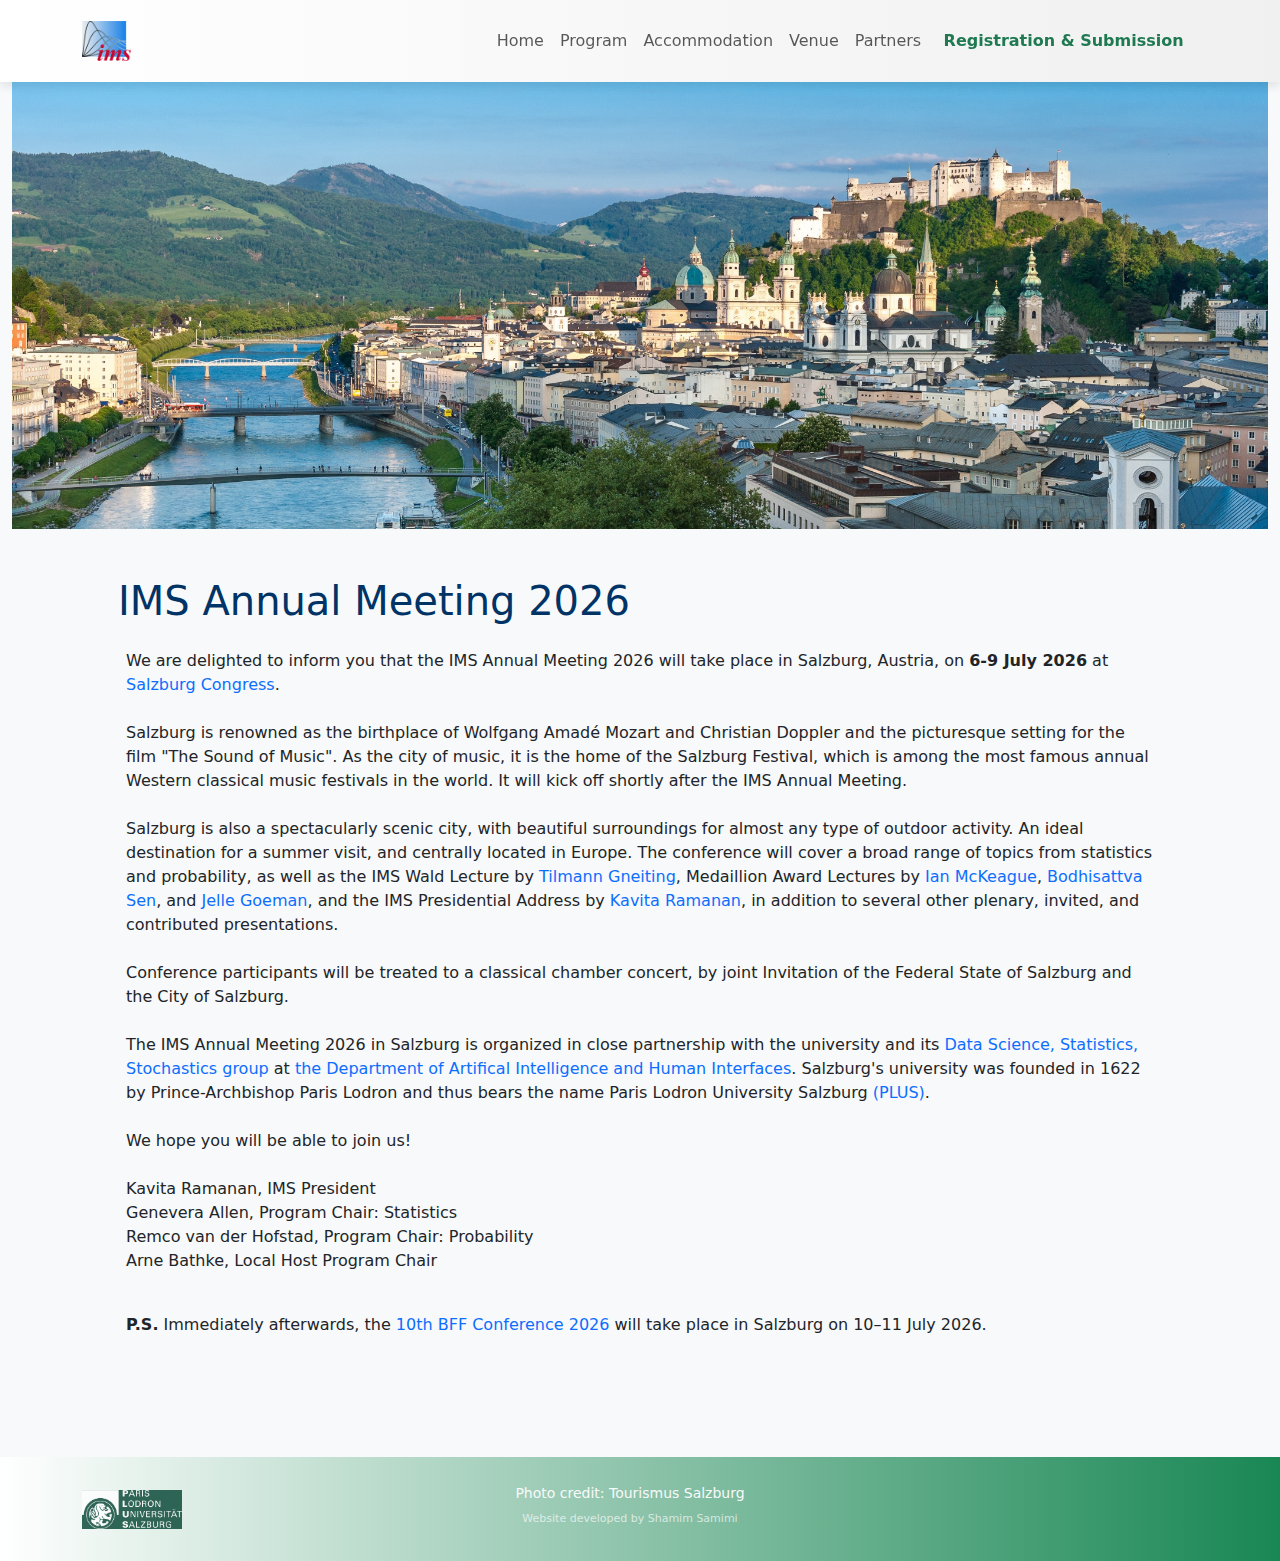
<file: index.html>
<!DOCTYPE html>
<html lang="en">
<head>
    <meta charset="UTF-8">
    <meta name="viewport" content="width=device-width, initial-scale=1.0">
    <title>Document</title>
    <link href="css/bootstrap.min.css" rel="stylesheet">
    <link href="css/style.css" rel="stylesheet">
    
</head>
<body>
<nav class="navbar navbar-expand-lg bg-light py-3 fixed-top">
  <div class="container">
    <a class="navbar-brand" href="https://imstat.org/" target="_blank" rel="noopener">
      <img src="images/ims-logo.png" style="height: 40px;" alt="IMS">
    </a>

    <button class="navbar-toggler" type="button" data-bs-toggle="collapse" data-bs-target="#navmenu"
      aria-controls="navmenu" aria-expanded="false" aria-label="Toggle navigation">
      <span class="navbar-toggler-icon"></span>
    </button>

    <div class="collapse navbar-collapse" id="navmenu">
      <ul class="navbar-nav ms-auto align-items-lg-center">
        <li class="nav-item">
          <a href="index.html" class="nav-link">Home</a>
        </li>

        <li class="nav-item">
          <a href="program.html" class="nav-link">Program</a>
        </li>

        <li class="nav-item">
          <a href="accommodation.html" class="nav-link">Accommodation</a>
        </li>

        <li class="nav-item">
          <a href="venue.html" class="nav-link">Venue</a>
        </li>

        <li class="nav-item">
          <a href="partners.html" class="nav-link">Partners</a>
        </li>

        <!-- ✅ Dropdown as a real nav item -->
        <li class="nav-item dropdown">
          <a class="nav-link dropdown-toggle nav-cta-dd"
             href="#"
             role="button"
             data-bs-toggle="dropdown"
             data-bs-display="static"
             aria-expanded="false">
            Registration &amp; Submission
          </a>

          <ul class="dropdown-menu dropdown-menu-end">
            <li>
              <a class="dropdown-item"
                 href="https://imstat.org/shop/2026-ims-annual-meeting/"
                 target="_blank" rel="noopener">
                Registration
              </a>
            </li>

            <li>
              <a class="dropdown-item"
                 href="#"
                 onclick="event.preventDefault(); showInvitedInfo();">
                Invited talk submission
              </a>
            </li>

            <li>
              <a class="dropdown-item"
                 href="https://imstat.org/2026-ims-annual-meeting/contributed-talk-submission/"
                 target="_blank" rel="noopener">
                Contributed talk submission
              </a>
            </li>
          </ul>
        </li>

      </ul>
    </div>
  </div>
</nav>


    
    <section class="bg-light">
        <div class="container-fluid">
            <div class="d-sm-flex">
                <img class="img-fluid" src="images/Salzach_Festung_bruecken (2).jpg" alt="Festung_Salzach1">
            </div>
        </div>
        <div class="container p-5">
            <h1 class="display-6">IMS Annual Meeting 2026</h1>
            <div class="container mt-3 p-2">
                <p class="fs-6">We are delighted to inform you that the IMS Annual Meeting 2026 will take place in Salzburg, Austria, on <strong>6-9 July 2026</strong> at <a class="text-decoration-none" href="https://www.salzburgcongress.at/en" target="_blank">Salzburg Congress</a>.<br><br>Salzburg is renowned as the birthplace of Wolfgang Amadé Mozart and Christian Doppler and the picturesque setting for the film "The Sound of Music". As the city of music, it is the home of the Salzburg Festival, which is among the most famous annual Western classical music festivals in the world. It will kick off shortly after the IMS Annual Meeting.<br><br>

                Salzburg is also a spectacularly scenic city, with beautiful surroundings for almost any type of outdoor activity. An ideal destination for a summer visit, and centrally located in Europe.

                The conference will cover a broad range of topics from statistics and probability, as well as the IMS Wald Lecture by <a href="https://www.h-its.org/people/prof-dr-tilmann-gneiting/" style="text-decoration: none;">Tilmann Gneiting</a>, Medaillion Award Lectures by <a href="https://www.publichealth.columbia.edu/profile/ian-mckeague-phd" style="text-decoration: none;">Ian McKeague</a>, <a href="https://sites.stat.columbia.edu/bodhi/Bodhi/Welcome.html" style="text-decoration: none;">Bodhisattva Sen</a>, and <a href="https://www.universiteitleiden.nl/en/staffmembers/jelle-goeman#tab-1" style="text-decoration: none;">Jelle Goeman</a>, and the IMS Presidential Address by <a href="https://vivo.brown.edu/display/kramanan" style="text-decoration: none;">Kavita Ramanan</a>, in addition to several other plenary, invited, and contributed presentations.<br><br>
                

                Conference participants will be treated to a classical chamber concert, by joint Invitation of the Federal State of Salzburg and the City of Salzburg.<br><br>

                
                The IMS Annual Meeting 2026 in Salzburg is organized in close partnership with the university and its <a href="https://www.plus.ac.at/aihi/der-fachbereich/departments/dsss/?lang=en" class="text-decoration-none" target="_blank">Data Science, Statistics, Stochastics group</a> at <a href="https://www.plus.ac.at/aihi/der-fachbereich/departments/?lang=en" class="text-decoration-none" target="_blank">the Department of Artifical Intelligence and Human Interfaces</a>. Salzburg's university was founded in 1622 by Prince-Archbishop Paris Lodron and thus bears the name Paris Lodron University Salzburg <a href="https://www.plus.ac.at/?lang=en" class="text-decoration-none" target="_blank">(PLUS)</a>.<br><br>
                We hope you will be able to join us!<br><br>

                Kavita Ramanan, IMS President<br>
                Genevera Allen, Program Chair: Statistics<br>
                Remco van der Hofstad, Program Chair: Probability<br>
                Arne Bathke, Local Host Program Chair<br>
                </p><br>
                <p><strong>P.S.</strong> Immediately afterwards, the <a href="https://bffconference.github.io/bff-salzburg-2026/" target="_blank" style="text-decoration: none;">10th BFF Conference 2026</a> will take place in Salzburg on 10–11 July 2026.</p><br><br>
            </div>
        </div>
        
    </section>


      
        <!-- فوتر -->
        <section id="footer" class="bg-primary text-light">
  <div class="container">

    <div class="d-flex flex-column flex-md-row align-items-center justify-content-between py-4">
      
      <!-- لوگو سمت چپ -->
      <div class="order-1 order-md-1 mb-3 mb-md-0">
        <a href="https://www.plus.ac.at/?lang=en" target="_blank">
          <img src="images/uni-sbg-logo-white.jpg"
               alt="University Logo"
               class="footer-logo img-fluid"
               style="height: 40px;">
        </a>
      </div>

      <!-- متن وسط -->
      <div class="order-2 order-md-2 text-center mx-auto">
        <small>
          <a href="https://www.salzburg.info/en/b2b/galleryhistorical-old-city-of-salzburg_image-280676"
             class="text-decoration-none text-light" target="_blank">
            Photo credit: Tourismus Salzburg
          </a>
        </small>
        <div class="text-center pb-2">
  <small style="font-size:11px; opacity:0.7;">
    Website developed by Shamim Samimi
  </small>
</div>
      </div>

      <div class="order-3 d-none d-md-block" style="width: 120px;"></div>

    </div>

  </div>
</section>
      
    
    <script src="https://cdn.jsdelivr.net/npm/bootstrap@5.3.3/dist/js/bootstrap.bundle.min.js" integrity="sha384-YvpcrYf0tY3lHB60NNkmXc5s9fDVZLESaAA55NDzOxhy9GkcIdslK1eN7N6jIeHz" crossorigin="anonymous"></script>
    <script>
  function showInvitedInfo() {
    alert('Invited speakers will receive the submission information by email.');
  }
</script>
</body>

</body>
</html>
</file>
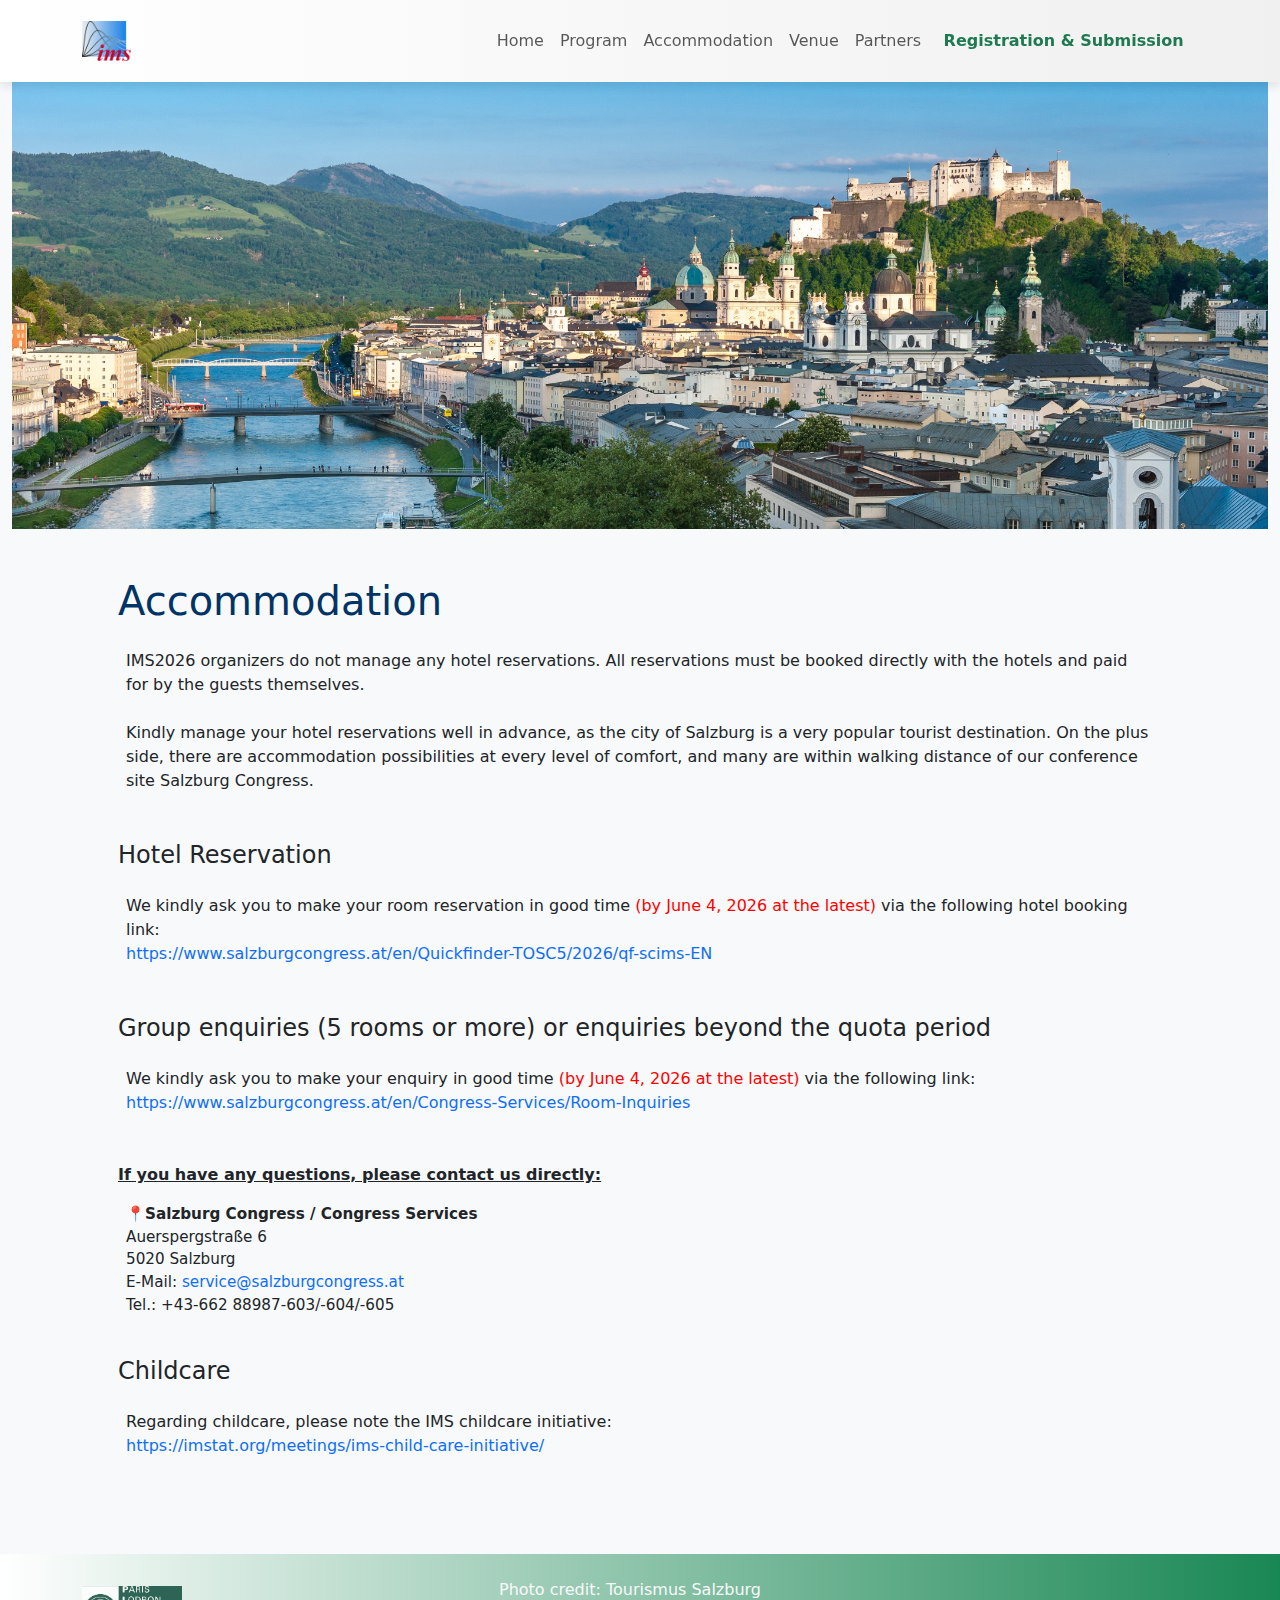
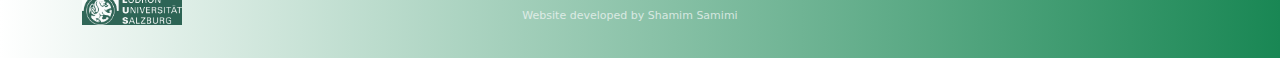
<file: accommodation.html>
<!DOCTYPE html>
<html lang="en">
<head>
    <meta charset="UTF-8">
    <meta name="viewport" content="width=device-width, initial-scale=1.0">
    <title>Document</title>
    <link href="css/bootstrap.min.css" rel="stylesheet">
    <link href="css/style.css" rel="stylesheet">
</head>
<body>
<nav class="navbar navbar-expand-lg bg-light py-3 fixed-top">
  <div class="container">
    <a class="navbar-brand" href="https://imstat.org/" target="_blank" rel="noopener">
      <img src="images/ims-logo.png" style="height: 40px;" alt="IMS">
    </a>

    <button class="navbar-toggler" type="button" data-bs-toggle="collapse" data-bs-target="#navmenu"
      aria-controls="navmenu" aria-expanded="false" aria-label="Toggle navigation">
      <span class="navbar-toggler-icon"></span>
    </button>

    <div class="collapse navbar-collapse" id="navmenu">
      <ul class="navbar-nav ms-auto align-items-lg-center">
        <li class="nav-item">
          <a href="index.html" class="nav-link">Home</a>
        </li>

        <li class="nav-item">
          <a href="program.html" class="nav-link">Program</a>
        </li>

        <li class="nav-item">
          <a href="accommodation.html" class="nav-link">Accommodation</a>
        </li>

        <li class="nav-item">
          <a href="venue.html" class="nav-link">Venue</a>
        </li>

        <li class="nav-item">
          <a href="partners.html" class="nav-link">Partners</a>
        </li>

        <!-- ✅ Dropdown as a real nav item -->
        <li class="nav-item dropdown">
          <a class="nav-link dropdown-toggle nav-cta-dd"
             href="#"
             role="button"
             data-bs-toggle="dropdown"
             data-bs-display="static"
             aria-expanded="false">
            Registration &amp; Submission
          </a>

          <ul class="dropdown-menu dropdown-menu-end">
            <li>
              <a class="dropdown-item"
                 href="https://imstat.org/shop/2026-ims-annual-meeting/"
                 target="_blank" rel="noopener">
                Registration
              </a>
            </li>

            <li>
              <a class="dropdown-item"
                 href="#"
                 onclick="event.preventDefault(); showInvitedInfo();">
                Invited talk submission
              </a>
            </li>

            <li>
              <a class="dropdown-item"
                 href="https://imstat.org/2026-ims-annual-meeting/contributed-talk-submission/"
                 target="_blank" rel="noopener">
                Contributed talk submission
              </a>
            </li>
          </ul>
        </li>

      </ul>
    </div>
  </div>
</nav>

    
    <section class="bg-light">
        <div class="container-fluid">
            <div class="d-sm-flex">
                <img class="img-fluid" src="images/Salzach_Festung_bruecken (2).jpg" alt="Festung_Salzach1">
            </div>
        </div>
        <div class="container p-5">
            <h1 class="display-6">Accommodation</h1>
            <div class="container mt-3 p-2">
                <p class="fs-6">
                IMS2026 organizers do not manage any hotel reservations. All reservations must be booked directly with the hotels and paid for by the guests themselves.<br><br>

                Kindly manage your hotel reservations well in advance, as the city of Salzburg is a very popular tourist destination. On the plus side, there are accommodation possibilities at every level of comfort, and many are within walking distance of our conference site Salzburg Congress.</p><br>
                

            </div>
            <h2 class="mb-3" style=" font-size: 1.5rem;">Hotel Reservation</h2>
            <div class="container mt-3 p-2">
                <p class="fs-6">
                We kindly ask you to make your room reservation in good time <span style="color: red;">(by June 4, 2026 at the latest)</span> via the following hotel booking link:<br>
                <a href="https://www.salzburgcongress.at/en/Quickfinder-TOSC5/2026/qf-scims_en" target="_blank" class="text-decoration-none">https://www.salzburgcongress.at/en/Quickfinder-TOSC5/2026/qf-scims-EN</a><br><br>
                

            </div>
            <h2 class="mb-3" style=" font-size: 1.5rem;">Group enquiries (5 rooms or more) or enquiries beyond the quota period</h2>
            <div class="container mt-3 p-2">
                <p class="fs-6">
                We kindly ask you to make your enquiry in good time <span style="color: red;">(by June 4, 2026 at the latest)</span> via the following link:<br>
                <a href="https://www.salzburgcongress.at/en/Congress-Services/Room-Inquiries" target="_blank" class="text-decoration-none">https://www.salzburgcongress.at/en/Congress-Services/Room-Inquiries</a><br><br>
                

            </div>
            <p class="fs-6" style="text-decoration: underline;"><b>If you have any questions, please contact us directly:</b></p>
            <div class="ps-2" style=" font-size: 0.95rem;">
                <p class="mb-3">📍<b>Salzburg Congress / Congress Services</b>
                    <br>
                    Auerspergstraße 6<br>
                    5020 Salzburg<br>
                    E-Mail: <a href="https://mail.google.com/mail/?view=cm&to=service@salzburgcongress.at" target="_blank" style="text-decoration: none;">
                    service@salzburgcongress.at
                    </a><br>

                    Tel.: +43-662 88987-603/-604/-605<br>
                
        
                </p>

            </div><br>
            <h2 class="mb-3" style=" font-size: 1.5rem;">Childcare</h2>
            <div class="container mt-3 p-2">
                <p class="fs-6">
                Regarding childcare, please note the IMS childcare initiative:<br>
                <a href="https://imstat.org/meetings/ims-child-care-initiative/" target="_blank" class="text-decoration-none">https://imstat.org/meetings/ims-child-care-initiative/</a><br><br>
                

            </div>
        
    </section>

    <section id="footer" class="bg-primary text-light">
        <div class="container">
          <div class="d-flex flex-column flex-md-row align-items-center justify-content-between py-4">
            
            <!-- لوگو سمت چپ -->
            <div class="order-1 order-md-1 mb-3 mb-md-0">
              <a href="https://www.plus.ac.at/?lang=en">
                <img src="images/uni-sbg-logo-white.jpg"
                     alt="University Logo"
                     class="footer-logo img-fluid"
                     style="height: 40px;">
              </a>
            </div>
    
            <!-- متن دقیقا وسط، با margin: auto -->
            <div class="order-2 order-md-2 text-center mx-auto">
              <!--<small>
                <a href="https://www.plus.ac.at/?lang=en" class="text-decoration-none text-light">
                  Paris Lodron University of Salzburg
                </a>
              </small>
              <br>
              <small>-->
                <a href="https://www.salzburg.info/en/b2b/galleryhistorical-old-city-of-salzburg_image-280676"
                   class="text-decoration-none text-light">
                  Photo credit: Tourismus Salzburg
                </a>
              </small>
              <div class="text-center pb-2">
  <small style="font-size:11px; opacity:0.7;">
    Website developed by Shamim Samimi
  </small>
</div>
            </div>
            
    
            <!-- فضای خالی یا المان سوم اگه خواستی -->
            <div class="order-3 d-none d-md-block" style="width: 120px;"></div>
    
          </div>
        </div>
  </section>
      
    
    <script src="https://cdn.jsdelivr.net/npm/bootstrap@5.3.3/dist/js/bootstrap.bundle.min.js" integrity="sha384-YvpcrYf0tY3lHB60NNkmXc5s9fDVZLESaAA55NDzOxhy9GkcIdslK1eN7N6jIeHz" crossorigin="anonymous"></script>
      <script>
  function showInvitedInfo() {
    alert('Invited speakers will receive the submission information by email.');
  }
</script>
</body>
</html>
</file>
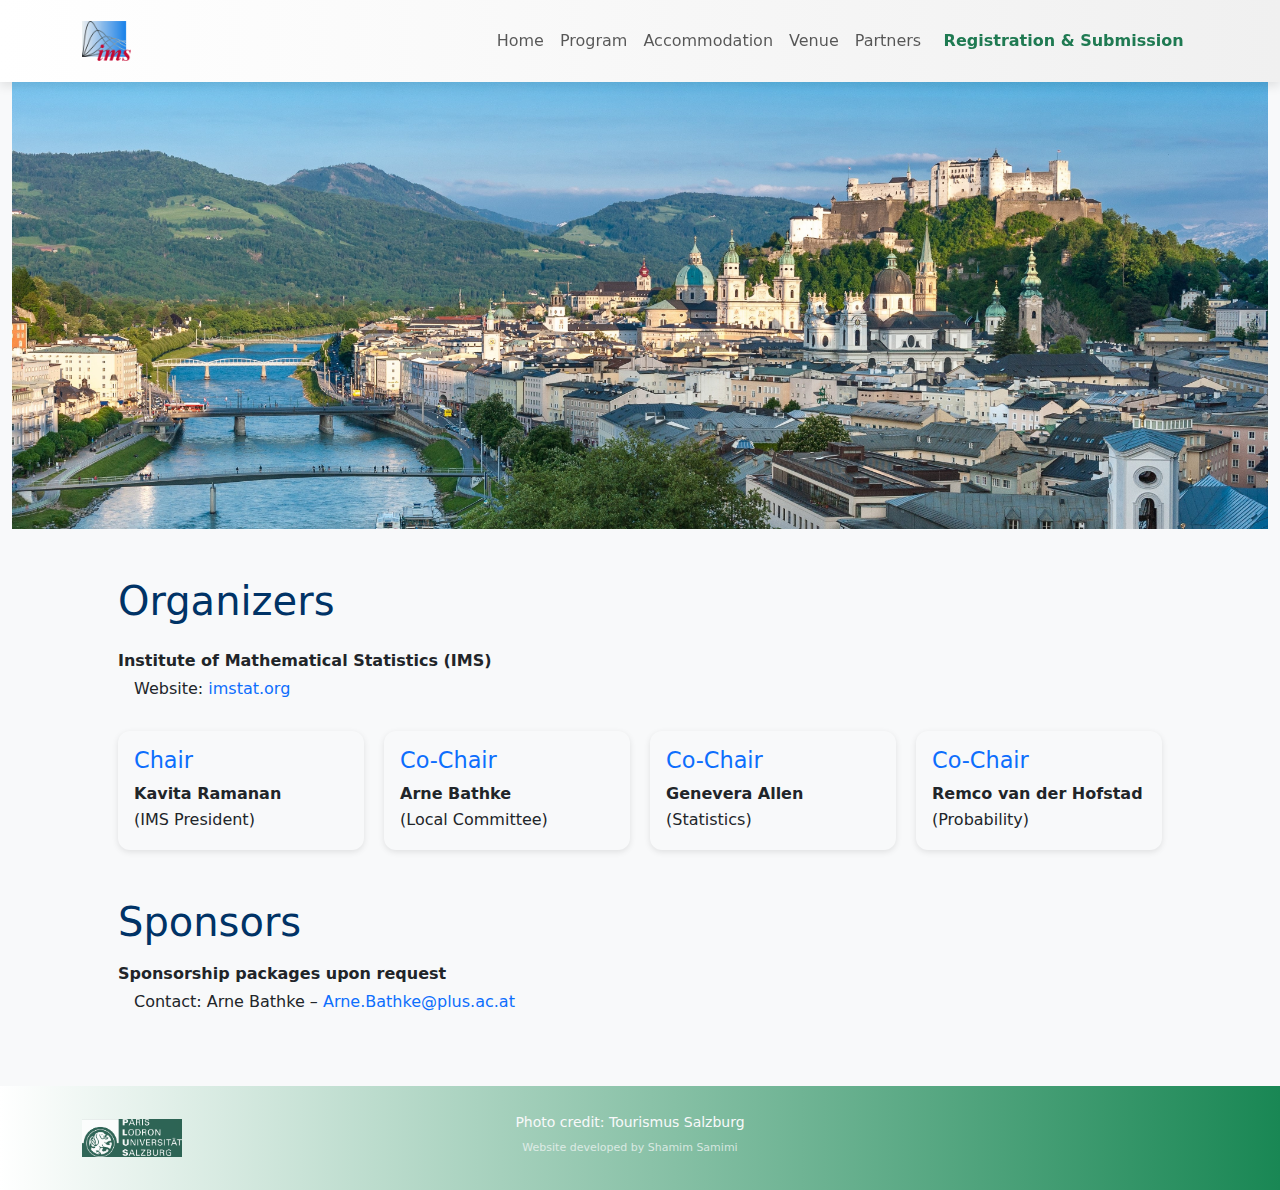
<file: partners.html>
<!DOCTYPE html>
<html lang="en">
<head>
    <meta charset="UTF-8">
    <meta name="viewport" content="width=device-width, initial-scale=1.0">
    <title>Document</title>
    <link href="css/bootstrap.min.css" rel="stylesheet">
    <link href="css/style.css" rel="stylesheet">
</head>
<body>
<nav class="navbar navbar-expand-lg bg-light py-3 fixed-top">
  <div class="container">
    <a class="navbar-brand" href="https://imstat.org/" target="_blank" rel="noopener">
      <img src="images/ims-logo.png" style="height: 40px;" alt="IMS">
    </a>

    <button class="navbar-toggler" type="button" data-bs-toggle="collapse" data-bs-target="#navmenu"
      aria-controls="navmenu" aria-expanded="false" aria-label="Toggle navigation">
      <span class="navbar-toggler-icon"></span>
    </button>

    <div class="collapse navbar-collapse" id="navmenu">
      <ul class="navbar-nav ms-auto align-items-lg-center">
        <li class="nav-item">
          <a href="index.html" class="nav-link">Home</a>
        </li>

        <li class="nav-item">
          <a href="program.html" class="nav-link">Program</a>
        </li>

        <li class="nav-item">
          <a href="accommodation.html" class="nav-link">Accommodation</a>
        </li>

        <li class="nav-item">
          <a href="venue.html" class="nav-link">Venue</a>
        </li>

        <li class="nav-item">
          <a href="partners.html" class="nav-link">Partners</a>
        </li>

        <!-- ✅ Dropdown as a real nav item -->
        <li class="nav-item dropdown">
          <a class="nav-link dropdown-toggle nav-cta-dd"
             href="#"
             role="button"
             data-bs-toggle="dropdown"
             data-bs-display="static"
             aria-expanded="false">
            Registration &amp; Submission
          </a>

          <ul class="dropdown-menu dropdown-menu-end">
            <li>
              <a class="dropdown-item"
                 href="https://imstat.org/shop/2026-ims-annual-meeting/"
                 target="_blank" rel="noopener">
                Registration
              </a>
            </li>

            <li>
              <a class="dropdown-item"
                 href="#"
                 onclick="event.preventDefault(); showInvitedInfo();">
                Invited talk submission
              </a>
            </li>

            <li>
              <a class="dropdown-item"
                 href="https://imstat.org/2026-ims-annual-meeting/contributed-talk-submission/"
                 target="_blank" rel="noopener">
                Contributed talk submission
              </a>
            </li>
          </ul>
        </li>

      </ul>
    </div>
  </div>
</nav>

    
    <section class="bg-light">
        <div class="container-fluid">
            <div class="d-sm-flex">
                <img class="img-fluid" src="images/Salzach_Festung_bruecken (2).jpg" alt="Festung_Salzach1">
            </div>
        </div>
        <div class="container p-5">



            <h1 class="display-6 mb-4">Organizers</h1>

            <div class="mb-4">
                <p class="mb-1" style="font-weight: 600;">
                    Institute of Mathematical Statistics (IMS)
                </p>
                <p class="mb-3 ps-3">
                    Website: 
                    <a href="https://imstat.org/" target="_blank" class="text-decoration-none">
                    imstat.org
                    </a>
                </p>
            </div>

        
            <!--<p class="fs-6 mb-1">Institute of Mathematical Statistics (IMS)</p>
            <p class="ps-3 mb-3">Website: <a href="https://imstat.org/" target="_blank" class="text-decoration-none">imstat.org</a></p>
        
            <p class="fs-6 mb-1"><strong>Chair:</strong></p>
            <p class="ps-3 mb-3">
                Kavita Ramanan (IMS President)<br>
                Profile: <a href="https://vivo.brown.edu/display/kramanan" target="_blank" class="text-decoration-none">https://vivo.brown.edu/display/kramanan</a>
            </p>
        
            <p class="fs-6 mb-1"><strong>Co-Chairs:</strong></p>
            <p class="ps-3 mb-3">
                Arne Bathke (Local Committee)<br>
                 <a href="https://www.plus.ac.at/aihi/der-fachbereich/team/arne-bathke/?lang=en" target="_blank" class="text-decoration-none">Profile</a>
            </p>
            <p class="ps-3 mb-3">
                Genevera Allen (Statistics)<br>
                <a href="https://genevera-allen.com/" target="_blank" class="text-decoration-none">Profile</a>
            </p>
            <p class="ps-3 mb-3">
                Remco van der Hofstad (Probability)<br>
                <a href="https://rhofstad.win.tue.nl/" target="_blank" class="text-decoration-none">Profile</a>
            </p>-->

            <!-- Grid Container -->
            <div class="participants-grid">
            <!-- Chair -->
            <a href="https://vivo.brown.edu/display/kramanan" target="_blank" class="participant-card">
                <h4 class="display-6 mb-4" style="font-size: 1.4rem;">Chair</h4>
                <p><strong>Kavita Ramanan</strong></p>
                <p>(IMS President)</p>
            </a>

            <!-- Co-Chairs -->
            <a href="https://www.plus.ac.at/aihi/der-fachbereich/team/arne-bathke/?lang=en" target="_blank" class="participant-card">
                <h4 class="display-6 mb-4" style="font-size: 1.4rem;">Co-Chair</h4>
                <p><strong>Arne Bathke</strong></p>
                <p>(Local Committee)</p>
            </a>

            <a href="https://genevera-allen.com/" target="_blank" class="participant-card">
                <h4 class="display-6 mb-4" style="font-size: 1.4rem;">Co-Chair</h4>
                <p><strong>Genevera Allen</strong></p>
                <p>(Statistics)</p>
            </a>

            <a href="https://rhofstad.win.tue.nl/" target="_blank" class="participant-card">
                <h4 class="display-6 mb-4" style="font-size: 1.4rem;">Co-Chair</h4>
                <p><strong>Remco van der Hofstad</strong></p>
                <p>(Probability)</p>
            </a>
            </div>




        
            <h1 class="display-6 mt-5 mb-3">Sponsors</h1>

            <div class="mb-4">
                <p class="mb-1" style="font-weight: 600;">
                    Sponsorship packages upon request
                </p>
                <p class="mb-3 ps-3">
                    Contact: Arne Bathke – 
                    <a href="mailto:Arne.Bathke@plus.ac.at" class="text-decoration-none" >
                    Arne.Bathke@plus.ac.at
                    </a>
                </p>
            </div>

            <!--<p class="fs-6">Sponsorship packages upon request</p>
            <p class="ps-3">Contact: Andrea Baumgartner – <a href="mailto:Andrea.Baumgartner@plus.ac.at" class="text-decoration-none">Andrea.Baumgartner@plus.ac.at</a></p>-->
        </div>
        
        
        
        
        
    </section>


      
        <!-- فوتر -->
    <section id="footer" class="bg-primary text-light">
          <div class="container">
            <div class="d-flex flex-column flex-md-row align-items-center justify-content-between py-4">
              
              <!-- لوگو سمت چپ -->
              <div class="order-1 order-md-1 mb-3 mb-md-0">
                <a href="https://www.plus.ac.at/?lang=en">
                  <img src="images/uni-sbg-logo-white.jpg"
                       alt="University Logo"
                       class="footer-logo img-fluid"
                       style="height: 40px;">
                </a>
              </div>
      
              <!-- متن دقیقا وسط، با margin: auto -->
              <div class="order-2 order-md-2 text-center mx-auto">
                <!--<small>
                  <a href="https://www.plus.ac.at/?lang=en" class="text-decoration-none text-light">
                    Paris Lodron University of Salzburg
                  </a>
                </small>
                <br>-->
                <small>
                  <a href="https://www.salzburg.info/en/b2b/galleryhistorical-old-city-of-salzburg_image-280676"
                     class="text-decoration-none text-light">
                    Photo credit: Tourismus Salzburg
                  </a>
                </small>
                <div class="text-center pb-2">
  <small style="font-size:11px; opacity:0.7;">
    Website developed by Shamim Samimi
  </small>
</div>
              </div>
      
              <!-- فضای خالی یا المان سوم اگه خواستی -->
              <div class="order-3 d-none d-md-block" style="width: 120px;"></div>
      
            </div>
          </div>
    </section>
    
      
    
    <script src="https://cdn.jsdelivr.net/npm/bootstrap@5.3.3/dist/js/bootstrap.bundle.min.js" integrity="sha384-YvpcrYf0tY3lHB60NNkmXc5s9fDVZLESaAA55NDzOxhy9GkcIdslK1eN7N6jIeHz" crossorigin="anonymous"></script>
      <script>
  function showInvitedInfo() {
    alert('Invited speakers will receive the submission information by email.');
  }
</script>
</body>
</html>
</file>
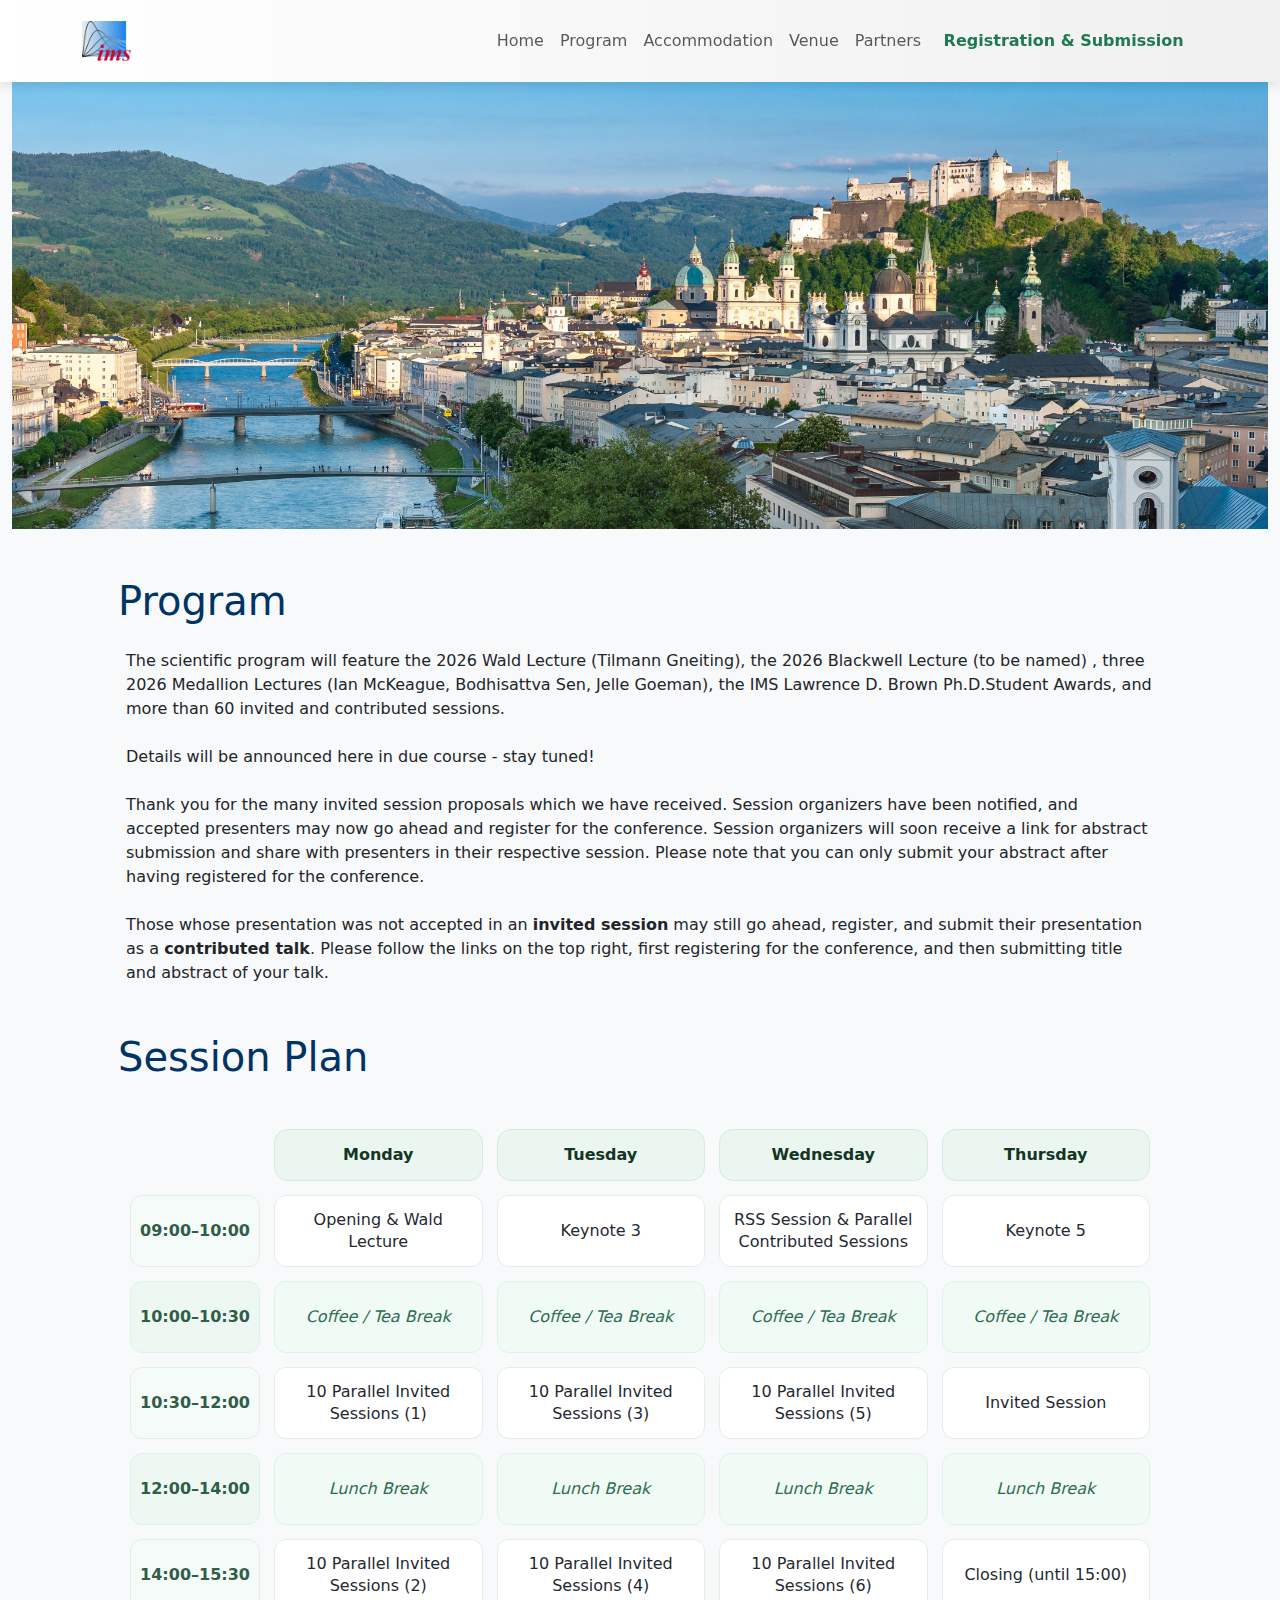
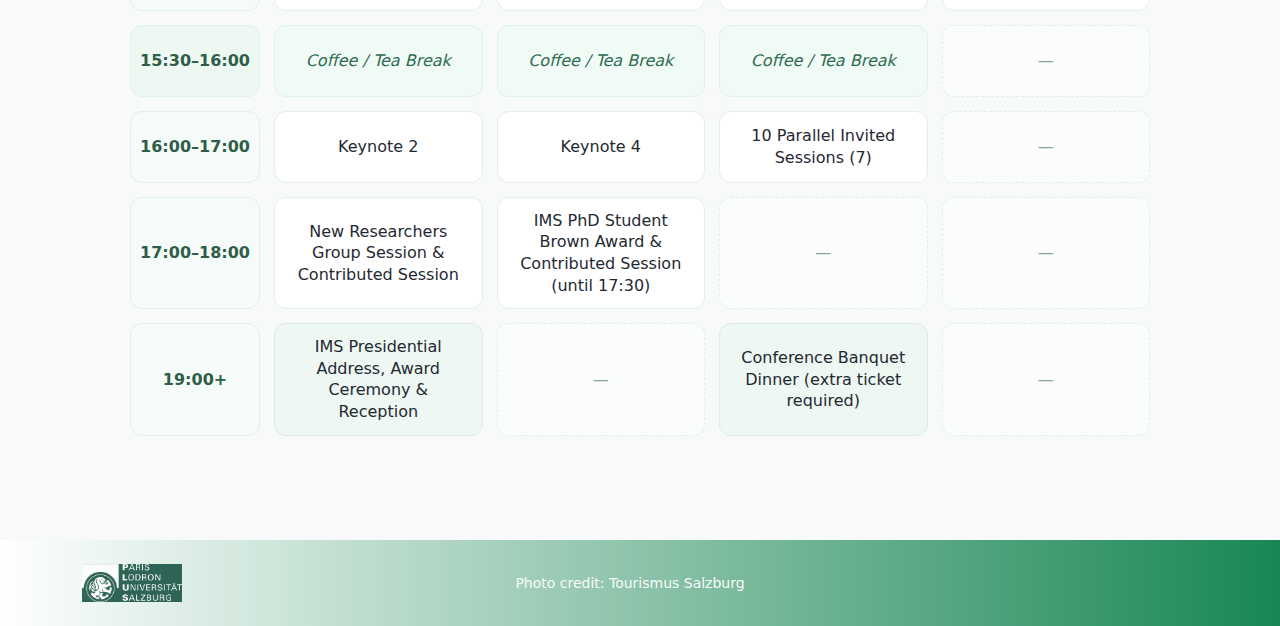
<file: program.html>
<!DOCTYPE html>
<html lang="en">
<head>
    <meta charset="UTF-8">
    <meta name="viewport" content="width=device-width, initial-scale=1.0">
    <title>Document</title>
    <link href="css/bootstrap.min.css" rel="stylesheet">
    <link href="css/style.css" rel="stylesheet">
</head>
<body>
<nav class="navbar navbar-expand-lg bg-light py-3 fixed-top">
  <div class="container">
    <a class="navbar-brand" href="https://imstat.org/" target="_blank" rel="noopener">
      <img src="images/ims-logo.png" style="height: 40px;" alt="IMS">
    </a>

    <button class="navbar-toggler" type="button" data-bs-toggle="collapse" data-bs-target="#navmenu"
      aria-controls="navmenu" aria-expanded="false" aria-label="Toggle navigation">
      <span class="navbar-toggler-icon"></span>
    </button>

    <div class="collapse navbar-collapse" id="navmenu">
      <ul class="navbar-nav ms-auto align-items-lg-center">
        <li class="nav-item">
          <a href="index.html" class="nav-link">Home</a>
        </li>

        <li class="nav-item">
          <a href="program.html" class="nav-link">Program</a>
        </li>

        <li class="nav-item">
          <a href="accommodation.html" class="nav-link">Accommodation</a>
        </li>

        <li class="nav-item">
          <a href="venue.html" class="nav-link">Venue</a>
        </li>

        <li class="nav-item">
          <a href="partners.html" class="nav-link">Partners</a>
        </li>

        <!-- ✅ Dropdown as a real nav item -->
        <li class="nav-item dropdown">
          <a class="nav-link dropdown-toggle nav-cta-dd"
             href="#"
             role="button"
             data-bs-toggle="dropdown"
             data-bs-display="static"
             aria-expanded="false">
            Registration &amp; Submission
          </a>

          <ul class="dropdown-menu dropdown-menu-end">
            <li>
              <a class="dropdown-item"
                 href="https://imstat.org/shop/2026-ims-annual-meeting/"
                 target="_blank" rel="noopener">
                Registration
              </a>
            </li>

            <li>
              <a class="dropdown-item"
                 href="#"
                 onclick="event.preventDefault(); showInvitedInfo();">
                Invited talk submission
              </a>
            </li>

            <li>
              <a class="dropdown-item"
                 href="https://imstat.org/2026-ims-annual-meeting/contributed-talk-submission/"
                 target="_blank" rel="noopener">
                Contributed talk submission
              </a>
            </li>
          </ul>
        </li>

      </ul>
    </div>
  </div>
</nav>

    
    <section class="bg-light">
      <div class="container-fluid">
          <div class="d-sm-flex">
              <img class="img-fluid" src="images/Salzach_Festung_bruecken (2).jpg" alt="Festung_Salzach1">
          </div>
      </div>
      <div class="container p-5">
          <h1 class="display-6">Program</h1>
          <div class="container mt-3 p-2">
              <p class="fs-6">The scientific program will feature the 2026 Wald Lecture (Tilmann Gneiting), the 
              2026 Blackwell Lecture (to be named) , three 2026 Medallion Lectures (Ian McKeague, Bodhisattva Sen, Jelle Goeman), the IMS Lawrence D. Brown Ph.D.Student Awards, and more than 60 invited and contributed sessions.<br><br>
              Details will be announced here in due course - stay tuned!<br><br>
              Thank you for the many invited session proposals which we have received. Session organizers have been notified, and accepted presenters may now go ahead and register for the conference. Session organizers will soon receive a link for abstract submission and share with presenters in their respective session. Please note that you can only submit your abstract after having registered for the conference.
<br><br>

              Those whose presentation was not accepted in an <b>invited session</b> may still go ahead, register, and submit their presentation as a <b>contributed talk</b>. Please follow the links on the top right, first registering for the conference, and then submitting title and abstract of your talk.<br><br>
 



              </p>
             
            
            </div>

          <h1 class="display-6">Session Plan</h1> 


<section class="container my-5">
  <div class="schedule-wrap">
    <div class="schedule-grid">

      <!-- Header row -->
      <div class="cell corner"></div>
      <div class="cell day-head">Monday</div>
      <div class="cell day-head">Tuesday</div>
      <div class="cell day-head">Wednesday</div>
      <div class="cell day-head">Thursday</div>

      <!-- 09:00–10:00 -->
      <div class="cell time">09:00–10:00</div>
      <div class="cell slot">Opening &amp; Wald Lecture</div>
      <div class="cell slot">Keynote 3</div>
      <div class="cell slot">RSS Session &amp; Parallel Contributed Sessions</div>
      <div class="cell slot">Keynote 5</div>

      <!-- 10:00–10:30 (Break) -->
      <div class="cell time break-time">10:00–10:30</div>
      <div class="cell slot break">Coffee / Tea Break</div>
      <div class="cell slot break">Coffee / Tea Break</div>
      <div class="cell slot break">Coffee / Tea Break</div>
      <div class="cell slot break">Coffee / Tea Break</div>

      <!-- 10:30–12:00 -->
      <div class="cell time">10:30–12:00</div>
      <div class="cell slot">10 Parallel Invited Sessions (1)</div>
      <div class="cell slot">10 Parallel Invited Sessions (3)</div>
      <div class="cell slot">10 Parallel Invited Sessions (5)</div>
      <div class="cell slot">Invited Session</div>

      <!-- 12:00–14:00 (Lunch) -->
      <div class="cell time break-time">12:00–14:00</div>
      <div class="cell slot break">Lunch Break</div>
      <div class="cell slot break">Lunch Break</div>
      <div class="cell slot break">Lunch Break</div>
      <div class="cell slot break">Lunch Break</div>

      <!-- 14:00–15:30 -->
      <div class="cell time">14:00–15:30</div>
      <div class="cell slot">10 Parallel Invited Sessions (2)</div>
      <div class="cell slot">10 Parallel Invited Sessions (4)</div>
      <div class="cell slot">10 Parallel Invited Sessions (6)</div>
      <div class="cell slot">Closing (until 15:00)</div>

      <!-- 15:30–16:00 (Break) -->
      <div class="cell time break-time">15:30–16:00</div>
      <div class="cell slot break">Coffee / Tea Break</div>
      <div class="cell slot break">Coffee / Tea Break</div>
      <div class="cell slot break">Coffee / Tea Break</div>
      <div class="cell slot empty">—</div>

      <!-- 16:00–17:00 -->
      <div class="cell time">16:00–17:00</div>
      <div class="cell slot">Keynote 2</div>
      <div class="cell slot">Keynote 4</div>
      <div class="cell slot">10 Parallel Invited Sessions (7)</div>
      <div class="cell slot empty">—</div>

      <!-- 17:00–18:00 -->
      <div class="cell time">17:00–18:00</div>
      <div class="cell slot">New Researchers Group Session &amp; Contributed Session</div>
      <div class="cell slot">IMS PhD Student Brown Award &amp; Contributed Session (until 17:30)</div>
      <div class="cell slot empty">—</div>
      <div class="cell slot empty">—</div>

      <!-- 19:00+ -->
      <div class="cell time">19:00+</div>
      <div class="cell slot evening">IMS Presidential Address, Award Ceremony &amp; Reception</div>
      <div class="cell slot empty">—</div>
      <div class="cell slot evening">Conference Banquet Dinner (extra ticket required)</div>
      <div class="cell slot empty">—</div>

    </div>
  </div>
</section>




      </div>
      
  </section>

  


    <section id="footer" class="bg-primary text-light">
        <div class="container">
          <div class="d-flex flex-column flex-md-row align-items-center justify-content-between py-4">
            
            <!-- لوگو سمت چپ -->
            <div class="order-1 order-md-1 mb-3 mb-md-0">
              <a href="https://www.plus.ac.at/?lang=en">
                <img src="images/uni-sbg-logo-white.jpg"
                     alt="University Logo"
                     class="footer-logo img-fluid"
                     style="height: 40px;">
              </a>
            </div>
    
            <!-- متن دقیقا وسط، با margin: auto -->
            <div class="order-2 order-md-2 text-center mx-auto">
              <!--<small>
                <a href="https://www.plus.ac.at/?lang=en" class="text-decoration-none text-light">
                  Paris Lodron University of Salzburg
                </a>
              </small>
              <br>-->
              <small>
                <a href="https://www.salzburg.info/en/b2b/galleryhistorical-old-city-of-salzburg_image-280676"
                   class="text-decoration-none text-light">
                  Photo credit: Tourismus Salzburg
                </a>
              </small>
            </div>
    
            <!-- فضای خالی یا المان سوم اگه خواستی -->
            <div class="order-3 d-none d-md-block" style="width: 120px;"></div>
    
          </div>
        </div>
  </section>
      

    
    <script src="https://cdn.jsdelivr.net/npm/bootstrap@5.3.3/dist/js/bootstrap.bundle.min.js" integrity="sha384-YvpcrYf0tY3lHB60NNkmXc5s9fDVZLESaAA55NDzOxhy9GkcIdslK1eN7N6jIeHz" crossorigin="anonymous"></script>
      <script>
  function showInvitedInfo() {
    alert('Invited speakers will receive the submission information by email.');
  }
</script>
</body>
</html>
</file>
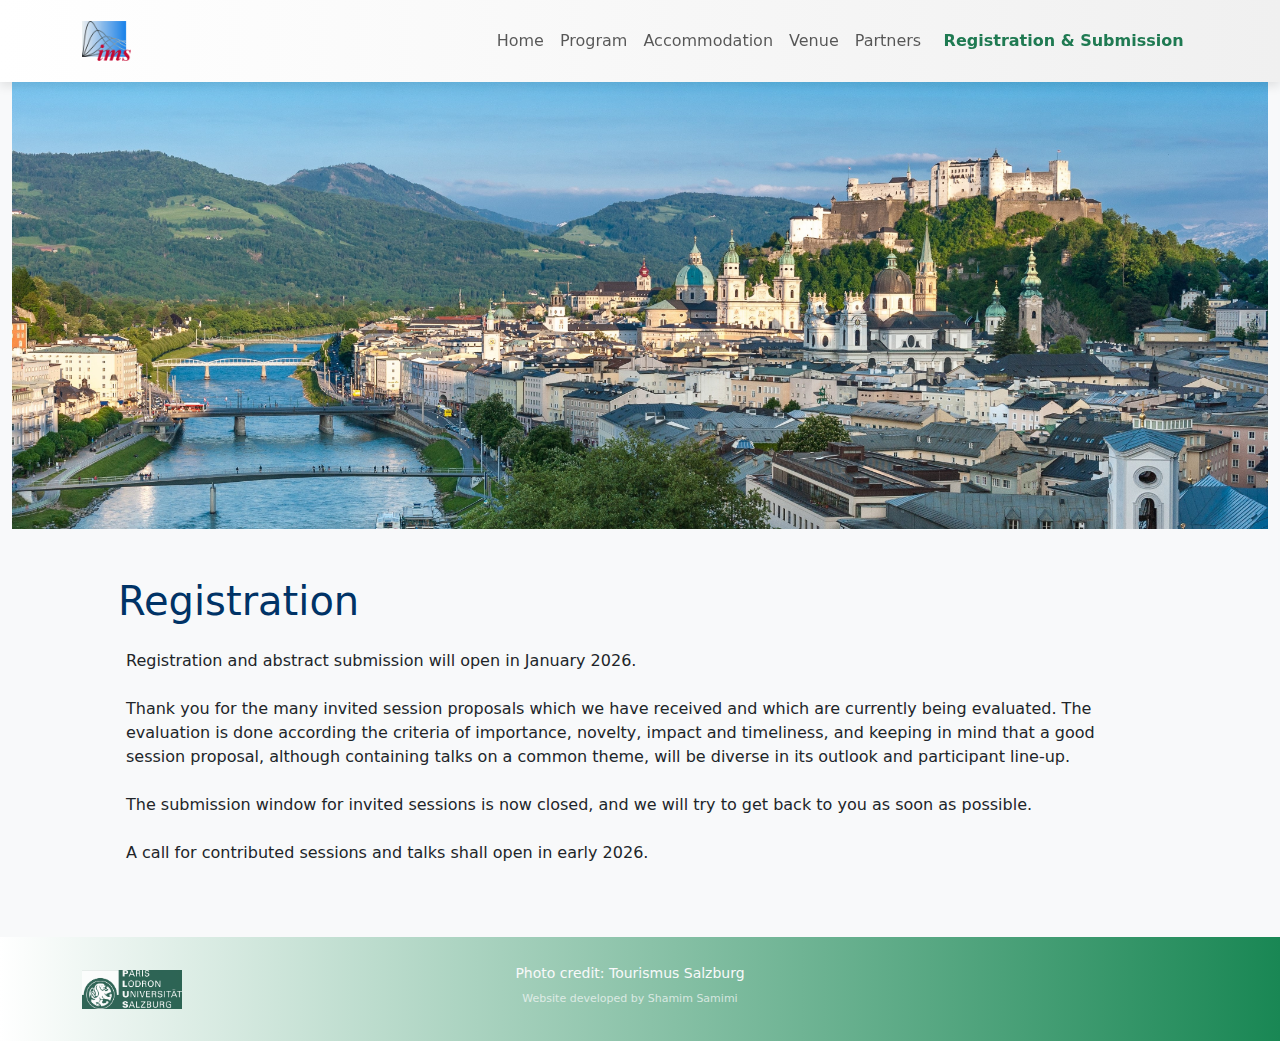
<file: registration.html>
<!DOCTYPE html>
<html lang="en">
<head>
    <meta charset="UTF-8">
    <meta name="viewport" content="width=device-width, initial-scale=1.0">
    <title>Document</title>
    <link href="css/bootstrap.min.css" rel="stylesheet">
    <link href="css/style.css" rel="stylesheet">
</head>
<body>
<nav class="navbar navbar-expand-lg bg-light py-3 fixed-top">
  <div class="container">
    <a class="navbar-brand" href="https://imstat.org/" target="_blank" rel="noopener">
      <img src="images/ims-logo.png" style="height: 40px;" alt="IMS">
    </a>

    <button class="navbar-toggler" type="button" data-bs-toggle="collapse" data-bs-target="#navmenu"
      aria-controls="navmenu" aria-expanded="false" aria-label="Toggle navigation">
      <span class="navbar-toggler-icon"></span>
    </button>

    <div class="collapse navbar-collapse" id="navmenu">
      <ul class="navbar-nav ms-auto align-items-lg-center">
        <li class="nav-item">
          <a href="index.html" class="nav-link">Home</a>
        </li>

        <li class="nav-item">
          <a href="program.html" class="nav-link">Program</a>
        </li>

        <li class="nav-item">
          <a href="accommodation.html" class="nav-link">Accommodation</a>
        </li>

        <li class="nav-item">
          <a href="venue.html" class="nav-link">Venue</a>
        </li>

        <li class="nav-item">
          <a href="partners.html" class="nav-link">Partners</a>
        </li>

        <!-- ✅ Dropdown as a real nav item -->
        <li class="nav-item dropdown">
          <a class="nav-link dropdown-toggle nav-cta-dd"
             href="#"
             role="button"
             data-bs-toggle="dropdown"
             data-bs-display="static"
             aria-expanded="false">
            Registration &amp; Submission
          </a>

          <ul class="dropdown-menu dropdown-menu-end">
            <li>
              <a class="dropdown-item"
                 href="https://imstat.org/shop/2026-ims-annual-meeting/"
                 target="_blank" rel="noopener">
                Registration
              </a>
            </li>

            <li>
              <a class="dropdown-item"
                 href="#"
                 onclick="event.preventDefault(); showInvitedInfo();">
                Invited talk submission
              </a>
            </li>

            <li>
              <a class="dropdown-item"
                 href="https://imstat.org/2026-ims-annual-meeting/contributed-talk-submission/"
                 target="_blank" rel="noopener">
                Contributed talk submission
              </a>
            </li>
          </ul>
        </li>

      </ul>
    </div>
  </div>
</nav>

    
    <section class="bg-light">
        <div class="container-fluid">
            <div class="d-sm-flex">
                <img class="img-fluid" src="images/Salzach_Festung_bruecken (2).jpg" alt="Festung_Salzach1">
            </div>
        </div>
        <div class="container p-5">
            <h1 class="display-6">Registration</h1>
            <div class="container mt-3 p-2">
                <!--<p class="lead">For registration and payment <a href="#">click here</a></p>-->
                <p class="fs-6">Registration and abstract submission will open in January 2026.<br><br>
                  Thank you for the many invited session proposals which we have received and which are currently being evaluated. The evaluation is done according the criteria of importance, novelty, impact and timeliness, and keeping in mind that a good session proposal, although containing talks on a common theme, will be diverse in its outlook and participant line-up.<br><br>

                  The submission window for invited sessions is now closed, and we will try to get back to you as soon as possible.<br><br>
 
                  A call for contributed sessions and talks shall open in early 2026.
                </p>
            </div>

        </div>
        <!-- <div class="container mt-3 table-responsive">            
            <table class="table table-hover">
              <thead>
                <tr>
                  <th>Registration</th>
                  <th>Early Bird</th>
                  <th>Regular</th>
                  <th>On-site</th>
                </tr>
              </thead>
              <tbody>
                <tr>
                  <td>Regular</td>
                  <td>€ 400</td>
                  <td>€ 500</td>
                  <td>€ 600</td>
                </tr>
                <tr>
                  <td>Student</td>
                  <td>€ 200</td>
                  <td>€ 250</td>
                  <td>€ 300</td>
                </tr>
              </tbody>
            </table>
          </div>
          <div class="container mt-5">
            <div class="border-top border-2 border-secondary"></div>
        </div>
        <div class="container p-5">
            <h1 class="display-6">Submission</h1>
            <div class="container mt-3 p-2">
                <p class="fs-6">If you would like to make a contribution, please submit the title and abstract of your talk to the email address: <a href="#">sam.intl.workshop@gmail.com</p>
            </div>-->

        </div>
    </section>

    <section id="footer" class="bg-primary text-light">
        <div class="container">
          <div class="d-flex flex-column flex-md-row align-items-center justify-content-between py-4">
            
            <!-- لوگو سمت چپ -->
            <div class="order-1 order-md-1 mb-3 mb-md-0">
              <a href="https://www.plus.ac.at/?lang=en">
                <img src="images/uni-sbg-logo-white.jpg"
                     alt="University Logo"
                     class="footer-logo img-fluid"
                     style="height: 40px;">
              </a>
            </div>
    
            <!-- متن دقیقا وسط، با margin: auto -->
            <div class="order-2 order-md-2 text-center mx-auto">
              <!--<small>
                <a href="https://www.plus.ac.at/?lang=en" class="text-decoration-none text-light">
                  Paris Lodron University of Salzburg
                </a>
              </small>
              <br>-->
              <small>
                <a href="https://www.salzburg.info/en/b2b/galleryhistorical-old-city-of-salzburg_image-280676"
                   class="text-decoration-none text-light">
                  Photo credit: Tourismus Salzburg
                </a>
              </small>
              <div class="text-center pb-2">
  <small style="font-size:11px; opacity:0.7;">
    Website developed by Shamim Samimi
  </small>
</div>
            </div>
    
            <!-- فضای خالی یا المان سوم اگه خواستی -->
            <div class="order-3 d-none d-md-block" style="width: 120px;"></div>
    
          </div>
        </div>
  </section>
      
    <script src="https://cdn.jsdelivr.net/npm/bootstrap@5.3.3/dist/js/bootstrap.bundle.min.js" integrity="sha384-YvpcrYf0tY3lHB60NNkmXc5s9fDVZLESaAA55NDzOxhy9GkcIdslK1eN7N6jIeHz" crossorigin="anonymous"></script>
      <script>
  function showInvitedInfo() {
    alert('Invited speakers will receive the submission information by email.');
  }
</script>
</body>
</html>
</file>
<file: css/style.css>
.bg-primary{
    background: linear-gradient(90deg, var(--bs-white), var(--bs-green)) !important;
}

.navbar {
    box-shadow: 0px 4px 10px rgba(0, 0, 0, 0.1) !important;
    background: linear-gradient(90deg, rgba(255, 255, 255, 1), rgba(240, 240, 240, 1)) !important;
}

.footer-logo {
    width: 100px !important;  /* تنظیم عرض */
    height: auto !important;  /* ارتفاع متناسب */
    max-width: 100% !important;  /* واکنش‌گرا */
    opacity: 0.8 !important;  /* کمی محو برای هماهنگی با فوتر */
}

body {
    padding-top: 70px !important; /* تنظیم ارتفاع بر اساس اندازه Navbar */
}

h1 {
    color: #003366 !important; /* یا هر رنگی که انتخاب می‌کنی */
}

.navbar-brand{
    color: green !important;
}

.nav-link:hover{
    color: green !important;
}

.table {
    max-width: 90% !important; /* کاهش عرض بدون از بین رفتن ریسپانسیو */
    margin: auto !important; /* قرار دادن جدول در مرکز */
    border-radius: 10px !important; /* گرد کردن گوشه‌های جدول */
    overflow: hidden !important; /* جلوگیری از تداخل بردرهای گرد با جدول */
}
.table th, .table td { /* رنگ خاکستری برای حاشیه */
    text-align: center !important; /* وسط چین کردن محتوا */
}

.thead {
    background-color: #f8f9fa !important; /* رنگ پیش‌فرض برای هدر */
    border-radius: 10px 10px 0 0 !important;
}
.btn-success {
    white-space: nowrap;
}

.partner-card {
        border: 1px solid #e0e0e0 !important;
        border-radius: 10px !important;
        padding: 20px !important;
        box-shadow: 0 2px 8px rgba(0,0,0,0.05) !important;
        transition: 0.3s ease-in-out !important;
    }

.partner-card:hover {
        transform: translateY(-5px) !important;
        box-shadow: 0 4px 16px rgba(0,0,0,0.1) !important;
    }

.partner-name {
        font-size: 1.2rem !important;
        font-weight: 600 !important;
        margin-bottom: 10px !important;
    }

.link-button {
        color: #0d6efd !important;
        font-weight: 500 !important;
        text-decoration: none !important;
    }

.link-button:hover {
        text-decoration: underline !important;
    }

.contact-email {
        font-weight: bold !important;
        color: #198754 !important;
    }



    .participants-grid {
  display: grid !important;
  grid-template-columns: repeat(auto-fit, minmax(240px, 1fr)) !important;
  gap: 20px !important;
  margin-top: 30px !important;
}

.participant-card {
  display: block !important;
  padding: 16px !important;
  border-radius: 12px !important;
  text-decoration: none !important;
  color: #212529 !important;
  background-color: #f8f9fa;
  box-shadow: 0 2px 6px rgba(0,0,0,0.1) !important;
  transition: all 0.3s ease in-out !important;
}

.participant-card:hover {
  background-color: #e9ecef;
  transform: translateY(-5px) !important;
  box-shadow: 0 4px 12px rgba(0,0,0,0.15) !important;
}

.participant-card h4 {
  margin-bottom: 8px !important;
  color: #0d6efd !important;
}

.participant-card p {
  margin: 2px 0 !important;
}


/* ===== Grid-based schedule (cleaner, more timetable-like) ===== */

.schedule-wrap {
  overflow-x: auto;
  -webkit-overflow-scrolling: touch;
  padding-bottom: 8px;
}

/* tighter grid */
.schedule-grid {
  min-width: 980px;
  display: grid;
  grid-template-columns: 130px repeat(4, minmax(180px, 1fr));
  column-gap: 14px;
  row-gap: 14px;
}

/* base cell */
.schedule-grid .cell {
  border: 1px solid #e2efe7;
  border-radius: 12px;
  background: #fff;
  padding: 12px 14px;
  line-height: 1.35;
  color: #1f2933;
}

/* corner: make it a label, not empty space */
.schedule-grid .corner {
  background: transparent;
  border: none;
  padding: 0;
}

/* day headers: less “big cards”, more header bars */
.schedule-grid .day-head {
  background: #eaf6ef;
  border-color: #d7eadf;
  text-align: center;
  font-weight: 700;
  color: #143524;
  padding: 14px 10px;
  border-radius: 14px;
}

/* time column: compact & label-like */
.schedule-grid .time {
  background: #f4fbf8;
  border-color: #e2efe7;
  font-weight: 700;
  color: #2f5d48;
  text-align: center;
  white-space: nowrap;
  padding: 12px 10px;
}
.schedule-grid .time {
  display: flex;
  align-items: center;     /* وسط عمودی */
  justify-content: center; /* وسط افقی */
}

/* slots: reduce height + control wrapping */
.schedule-grid .slot {
  display: flex;
  align-items: center;
  justify-content: center;
  text-align: center;
  min-height: 72px;              /* smaller = cleaner */
  padding: 12px 14px;
}

/* keep text looking consistent */
.schedule-grid .slot,
.schedule-grid .time,
.schedule-grid .day-head {
  font-size: 1rem;
}

/* prevent ugly wrapping */
.schedule-grid .slot {
  word-break: normal;
  overflow-wrap: anywhere;       /* if needed, wraps nicely */
}

.schedule-grid .slot > span {
  display: inline-block;
  max-width: 28ch;               /* keeps line breaks consistent */
}

/* break rows */
.schedule-grid .break-time {
  background: #eef8f2;
  border-color: #dff2e7;
}

.schedule-grid .break {
  background: #f1fbf6;
  border-color: #dff2e7;
  font-style: italic;
  color: #2f6b52;
}

/* evening */
.schedule-grid .evening {
  background: #eef7f2;
  border-color: #dbece2;
}

/* empty placeholders look intentional */
.schedule-grid .empty {
  background: #fbfdfc;
  border-style: dashed;
  color: #8aa596;
}

/* Navbar action buttons */
.nav-actions .btn {
  white-space: nowrap;
}

@media (max-width: 1200px) {
  .nav-actions .btn {
    padding: 0.35rem 0.55rem;
    font-size: 0.85rem;
  }
}

.nav-actions .btn { white-space: nowrap; }

/* Navbar CTA links (not buttons) */

.nav-cta{
  display: flex;
  gap: 1rem;
  align-items: center;
  flex-wrap: wrap;
}

.nav-cta-link{
  text-decoration: none;
  color: #2b2b2b;
  font-size: 0.95rem;
  font-weight: 500;
  padding: 0.25rem 0.1rem;
  border-bottom: 2px solid transparent;
}

.nav-cta-link:hover{
  color: #1f7a52;
  border-bottom-color: #cfe8dc;
}

.nav-cta-primary{
  color: #1f7a52;
  font-weight: 650;
  border-bottom-color: #1f7a52;
}


/* Make the dropdown look like a normal nav link (clean) */
.nav-cta-dd{
  background: transparent !important;
  border: none !important;
  padding: 0.5rem 0.9rem !important;
  border-radius: 10px;           /* subtle, not pill */
  font-weight: 600;
  color: #2b2b2b !important;
  position: relative;
}

/* Make "Registration & Submission" dark green */
.nav-cta-dd{
  color: #1f7a52 !important;   /* dark green */
  font-weight: 600;
}
.nav-cta-dd:hover{
  color: #155d3a !important;
}

/* Dropdown items hover – light green background */
.dropdown-menu .dropdown-item:hover,
.dropdown-menu .dropdown-item:focus {
  background-color: #eef7f2;   /* light green */
  color: #1f7a52;              /* dark green text */
}

/* Uniform spacing for navbar items */
.navbar-nav .nav-link {
  padding-left: 0.9rem;
  padding-right: 0.9rem;
}
.nav-cta-dd {
  padding-left: 0.9rem !important;
  padding-right: 0.9rem !important;
}
/* Remove dropdown arrow from navbar */
.navbar .dropdown-toggle::after {
  display: none;
}

/* Force dropdown to sit under its toggle (desktop) and inline (mobile) */

@media (max-width: 991.98px) {
  .navbar .dropdown-menu {
    position: static !important;
    transform: none !important;
    inset: auto !important;
    width: 100%;
    margin-top: .25rem;
    box-shadow: none;
  }
}

.lecture-slot{
  display: flex !important;
  flex-direction: column !important;
  justify-content: center !important;
  align-items: center !important;
  text-align: center;
  line-height: 1.35;
  gap: 6px;
}
.lecture-title{
  display: block;
  width: 100%;
}

.speaker-link{
  display: block;
  width: 100%;
  text-decoration: none;
  white-space: nowrap;
}

.talk-duration-note{
  max-width: 760px;
  margin: 1.25rem auto 3rem auto; /* فاصله از بالا و پایین بیشتر */
  padding: 14px 22px;
  background: #ffffff;
  border: 1px solid #dfe7e2;
  border-radius: 16px;
  text-align: center;
  box-shadow: 0 4px 14px rgba(0, 0, 0, 0.04);
}

.talk-duration-note .duration-kicker{
  display: inline-block;
  margin-bottom: 6px;
  font-size: 0.85rem;
  font-weight: 700;
  letter-spacing: 0.05em;
  text-transform: uppercase;
  color: #2f5d48;
}

.talk-duration-note p{
  margin: 0;
  font-size: 1.05rem;
  line-height: 1.6;
  color: #1f2933;
}

.talk-duration-note strong{
  color: #143524;
  font-weight: 700;
}

.talk-duration-note .duration-separator{
  display: inline-block;
  margin: 0 12px;
  color: #8aa494;
  font-weight: 600;
}


.resource-inline-link{
  color: #143524;
  font-weight: 700;
  text-decoration: none;
  transition: color 0.2s ease;
}

.resource-inline-link:hover{
  color: #2f5d48;
  text-decoration: underline;
}
</file>
